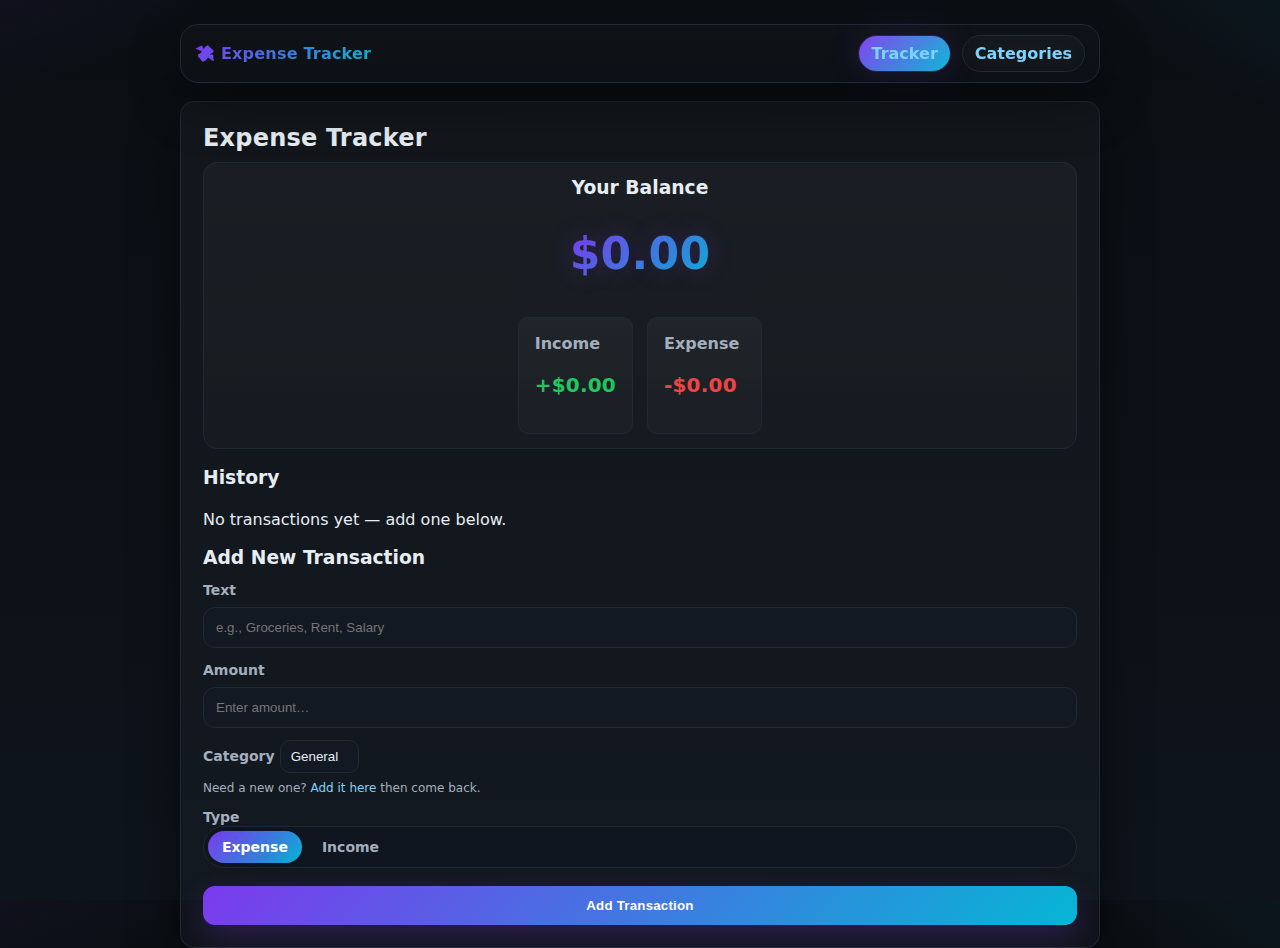
<file: index.html>
<!DOCTYPE html>
<html lang="en">
<head>
  <meta charset="UTF-8"/>
  <meta name="viewport" content="width=device-width, initial-scale=1"/>
  <title>Expense Tracker — Tracker</title>
  <link rel="stylesheet" href="./styles.css">
  <script src="./app.js" defer></script>
</head>
<body>
  <nav class="nav">
    <a href="index.html" class="brand">💸 Expense Tracker</a>
    <div class="links">
      <a href="./index.html" class="chip active">Tracker</a>
      <a href="./categories.html" class="chip">Categories</a>
    </div>
  </nav>

  <div class="container" id="view-home" aria-labelledby="nav-home">
    <h2>Expense Tracker</h2>

    <div class="balance-wrap" role="region" aria-live="polite">
      <h3>Your Balance</h3>
      <h1 id="balance">$0.00</h1>

      <div class="inc-exp-container">
        <div class="stat">
          <h4>Income</h4>
          <p id="money-plus" class="money plus">+$0.00</p>
        </div>
        <div class="stat">
          <h4>Expense</h4>
          <p id="money-minus" class="money minus">-$0.00</p>
        </div>
      </div>
    </div>

    <div class="section-title">
      <h3>History</h3>
    </div>
    <ul id="list" class="list"></ul>
    <div id="empty" class="empty" hidden>No transactions yet — add one below.</div>

    <h3 style="margin-top:18px">Add New Transaction</h3>
    <form id="form" autocomplete="off">
      <div class="form-control">
        <label for="text">Text</label>
        <input type="text" id="text" placeholder="e.g., Groceries, Rent, Salary"/>
      </div>

      <div class="form-control">
        <label for="amount">Amount</label>
        <input type="number" id="amount" placeholder="Enter amount…"/>
      </div>

      <div class="form-control">
        <label for="category">Category</label>
        <select id="category"></select>
        <small class="hint">
          Need a new one? <a href="./categories.html" id="go-cats">Add it here</a> then come back.
        </small>
      </div>

      <div class="form-control">
        <label class="subtle">Type</label>
        <div class="segmented" role="tablist" aria-label="Transaction type">
          <input type="radio" id="t-expense" name="transactionType" value="expense" checked>
          <label for="t-expense" role="tab" aria-selected="true">Expense</label>

          <input type="radio" id="t-income" name="transactionType" value="income">
          <label for="t-income" role="tab" aria-selected="false">Income</label>
        </div>
      </div>

      <button class="btn" type="submit">Add Transaction</button>
    </form>
  </div>
</body>
</html>
</file>
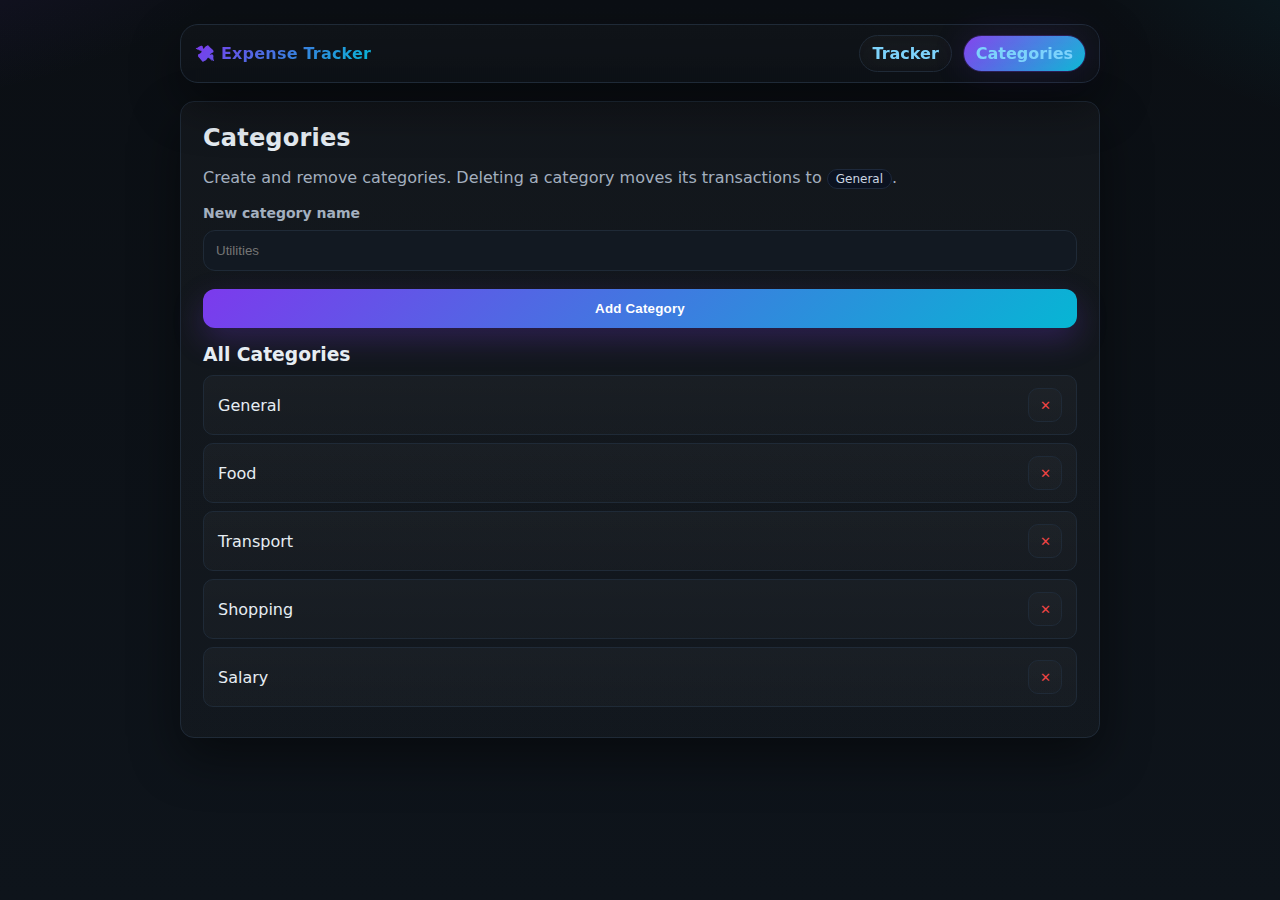
<file: categories.html>
<!DOCTYPE html>
<html lang="en">
<head>
  <meta charset="UTF-8"/>
  <meta name="viewport" content="width=device-width, initial-scale=1"/>
  <title>Expense Tracker — Categories</title>
  <link rel="stylesheet" href="./styles.css">
  <script src="./app.js" defer></script>
</head>
<body>
  <nav class="nav">
    <a href="./index.html" class="brand">💸 Expense Tracker</a>
    <div class="links">
      <a href="./index.html" class="chip">Tracker</a>
      <a href="./categories.html" class="chip active">Categories</a>
    </div>
  </nav>


  <div class="container" id="view-categories" aria-labelledby="nav-cats">
    <h2>Categories</h2>
    <p class="subtle">
      Create and remove categories. Deleting a category moves its transactions to
      <span class="badge-light">General</span>.
    </p>

    <form id="cat-form" class="form" autocomplete="off">
      <div class="form-control">
        <label for="cat-name">New category name</label>
        <input id="cat-name" type="text" placeholder="Utilities"/>
      </div>
      <button class="btn" type="submit">Add Category</button>
    </form>

    <h3 style="margin-top:16px">All Categories</h3>
    <ul id="cat-list" class="category-list"></ul>
  </div>
</body>
</html>
</file>
<file: styles.css>
:root{
  --bg: #0b0f14;
  --bg-soft: #0e141b;
  --card: #121922;
  --card-2: #0f1620;
  --text: #e6edf3;
  --muted: #a3afbf;
  --border: #1f2a37;
  --accent-1: #7c3aed;   /* violet */
  --accent-2: #06b6d4;   /* cyan   */
  --success: #22c55e;
  --danger: #ef4444;
  --warning: #f59e0b;
  --shadow: 0 20px 50px rgba(0,0,0,.45);
  --radius: 14px;
}

*{box-sizing:border-box}
html,body{height:100%}
body{
  margin:0;
  font-family: Inter, ui-sans-serif, system-ui, -apple-system, "Segoe UI", Roboto, Ubuntu, Cantarell, "Noto Sans", sans-serif;
  color:var(--text);
  background:
    radial-gradient(1000px 500px at -20% -20%, rgba(124,58,237,.18), transparent 60%),
    radial-gradient(800px 400px at 120% -10%, rgba(6,182,212,.14), transparent 60%),
    linear-gradient(180deg, var(--bg), var(--bg-soft));
  padding: 24px;
}

a{ color:#7dd3fc; text-decoration:none }
a:hover{ text-decoration:underline }

.nav{
  max-width: 920px;
  margin: 0 auto 18px;
  display:flex; align-items:center; justify-content:space-between; gap:12px;
  padding: 10px 14px;
  border: 1px solid var(--border);
  border-radius: calc(var(--radius) + 4px);
  background: linear-gradient(180deg, rgba(255,255,255,.02), rgba(255,255,255,.01));
  box-shadow: var(--shadow);
  backdrop-filter: blur(6px);
}
.brand{
  font-weight: 800;
  letter-spacing:.2px;
  display:flex; align-items:center; gap:10px;
  background: linear-gradient(135deg, var(--accent-1), var(--accent-2));
  -webkit-background-clip: text; background-clip: text;
  color: transparent;
  text-decoration: none;
}
.nav .links{ display:flex; gap:12px; align-items:center }
.chip{
  display:inline-flex; align-items:center; gap:8px;
  padding: 8px 12px;
  border-radius: 999px;
  border: 1px solid var(--border);
  background: linear-gradient(180deg, rgba(255,255,255,.04), rgba(255,255,255,.02));
  font-weight: 600;
  transition: transform .15s ease, box-shadow .2s ease, border-color .2s ease;
  box-shadow: 0 4px 18px rgba(0,0,0,.2) inset;
}
.chip:hover{ transform: translateY(-1px); border-color:#2b394a }
.chip.active{
  border: 0px solid transparent;
  background:
    linear-gradient(180deg, rgba(255,255,255,.06), rgba(255,255,255,.03)),
    linear-gradient(135deg, var(--accent-1), var(--accent-2));
  background-clip: padding-box, border-box;
  box-shadow: 0 0 0 1px rgba(124,58,237,.25), 0 0 35px rgba(124,58,237,.15);
}

.container{
  max-width: 920px; margin: 0 auto;
  background: linear-gradient(180deg, rgba(255,255,255,.03), rgba(255,255,255,.02));
  border: 1px solid var(--border);
  border-radius: var(--radius);
  box-shadow: var(--shadow);
  padding: 22px;
}

h1,h2,h3,h4{ margin:0 0 10px }
h2{ font-weight:800; letter-spacing:.2px }
.subtle{ color:var(--muted) }

/* Stats */
.balance-wrap{
  display:grid; gap:14px; align-items:center; justify-items:center;
  padding: 14px;
  border: 1px solid var(--border);
  border-radius: var(--radius);
  background: linear-gradient(180deg, rgba(255,255,255,.03), rgba(255,255,255,.015));
}
#balance{
  font-size: clamp(34px, 5vw, 44px);
  font-weight: 900;
  letter-spacing:.3px;
  margin-top: 6px;
  background: linear-gradient(135deg, var(--accent-1), var(--accent-2));
  -webkit-background-clip: text; background-clip: text; color: transparent;
  text-shadow: 0 0 24px rgba(124,58,237,.25);
}

.inc-exp-container{
  display:grid; grid-template-columns: repeat(2, 1fr); gap:14px; margin-top: 14px;
}
.stat{
  padding:16px; border-radius: calc(var(--radius) - 4px);
  background: linear-gradient(180deg, rgba(255,255,255,.035), rgba(255,255,255,.02));
  border: 1px solid var(--border);
}
.stat h4{ color: var(--muted); font-weight:600; margin-bottom:6px }
.money{
  font-size: 20px; font-weight:800; letter-spacing:.2px;
  display:flex; align-items:center; gap:10px;
}
.money.plus{ color: var(--success) }
.money.minus{ color: var(--danger) }

/* History list */
.section-title{ margin-top: 18px; display:flex; align-items:center; justify-content:space-between }
.list{ list-style:none; padding:0; margin:12px 0 0 }
.list li{
  background: linear-gradient(180deg, rgba(255,255,255,.03), rgba(255,255,255,.02));
  border: 1px solid var(--border);
  border-right: 4px solid;
  border-radius: calc(var(--radius));
  padding: 12px 12px;
  margin: 10px 0;
  display:flex; align-items:center; justify-content:space-between; gap:12px;
  animation: slideIn .28s ease;
}
.list li.plus{ border-right-color: rgba(34,197,94,.9) }
.list li.minus{ border-right-color: rgba(239,68,68,.9) }

.left{ display:flex; flex-direction:column; gap:8px }
.title{ font-weight:700 }
.cat-wrap{ display:flex; align-items:center; gap:10px; flex-wrap:wrap }
.category-badge{
  padding:4px 10px; border-radius:999px; font-size:12px;
  background: linear-gradient(135deg, rgba(124,58,237,.18), rgba(6,182,212,.18));
  border: 1px solid rgba(124,58,237,.35);
}
.category-inline, select#category{
  appearance:none; -webkit-appearance:none; -moz-appearance:none;
  background: var(--card);
  color: var(--text);
  border: 1px solid var(--border);
  border-radius: 10px;
  padding: 8px 10px;
  outline: none;
  transition: border-color .2s ease, box-shadow .2s ease, transform .08s ease;
}
.category-inline:focus, select#category:focus{
  border-color: #2b394a;
  box-shadow: 0 0 0 3px rgba(124,58,237,.18);
}

.right{ display:flex; align-items:center; gap:10px }
.amount{ min-width: 110px; text-align:right; font-variant-numeric: tabular-nums; font-weight:700 }
.delete-btn{
  width:34px; height:34px; border-radius:10px;
  display:grid; place-items:center;
  background: linear-gradient(180deg, rgba(255,255,255,.02), rgba(255,255,255,.01));
  border: 1px solid var(--border);
  color: var(--danger);
  cursor:pointer;
  transition: transform .08s ease, box-shadow .2s ease, border-color .2s ease, background .2s ease;
}
.delete-btn:hover{
  transform: translateY(-1px);
  border-color: rgba(239,68,68,.45);
  box-shadow: 0 0 24px rgba(239,68,68,.18);
  background: rgba(239,68,68,.08);
}

/* Form */
.form-control{ margin: 12px 0 }
label{ color: var(--muted); font-weight:600; font-size:14px }
input[type="text"], input[type="number"]{
  width:100%; padding:12px 12px; margin-top: 8px;
  border-radius: 12px;
  border: 1px solid var(--border);
  background: var(--card);
  color: var(--text);
  outline: none;
  transition: border-color .2s ease, box-shadow .2s ease, transform .08s ease;
}
input[type="text"]:focus, input[type="number"]:focus{
  border-color:#2b394a; box-shadow: 0 0 0 3px rgba(6,182,212,.18);
}

.radio-group{
  margin: 14px 0 10px; display:flex; gap:12px; align-items:center;
}
/* Segmented control look */
.segmented{
  display:flex; background: var(--card-2); padding:4px; border-radius: 999px;
  border: 1px solid var(--border);
  gap:6px;
}
.segmented input{ position:absolute; opacity:0; pointer-events:none }
.segmented label{
  user-select:none; cursor:pointer; padding:8px 14px; border-radius: 999px; font-weight:700;
  color: var(--muted); transition: background .2s ease, color .2s ease, transform .08s ease;
}
.segmented input:checked + label{
  background: linear-gradient(135deg, var(--accent-1), var(--accent-2));
  color: white;
  text-shadow: 0 0 20px rgba(124,58,237,.35);
}

.btn{
  margin-top: 6px;
  border:none; cursor:pointer; font-weight:800; letter-spacing:.2px;
  padding: 12px 14px; width:100%;
  border-radius: 12px;
  color: white;
  background: linear-gradient(135deg, var(--accent-1), var(--accent-2));
  box-shadow: 0 12px 30px rgba(124,58,237,.25);
  transition: transform .08s ease, box-shadow .2s ease, filter .2s ease;
}
.btn:hover{ filter: brightness(1.05) }
.btn:active{ transform: translateY(1px) }

.hint{ color: var(--muted); display:block; margin-top:8px; font-size:12px }

/* Categories page */
.category-list{ list-style:none; padding:0; margin: 10px 0 0 }
.category-list li{
  display:flex; justify-content:space-between; align-items:center; gap:10px;
  padding: 12px 14px; margin: 8px 0;
  border: 1px solid var(--border);
  border-radius: calc(var(--radius) - 4px);
  background: linear-gradient(180deg, rgba(255,255,255,.03), rgba(255,255,255,.02));
  animation: slideIn .28s ease;
}
.badge-light{
  color:#cbd5e1; background: #0b1220; border: 1px solid #1e293b;
  border-radius: 999px; padding: 2px 8px; font-size: 12px;
}

/* Animations */
@keyframes slideIn{
  from{ opacity:0; transform: translateY(6px) }
  to{ opacity:1; transform: translateY(0) }
}

/* Responsive */
@media (max-width:720px){
  .inc-exp-container{ grid-template-columns: 1fr }
  .amount{ min-width: 90px }
  .nav{ gap:8px }
  .brand{ font-size: 18px }
}
</file>
